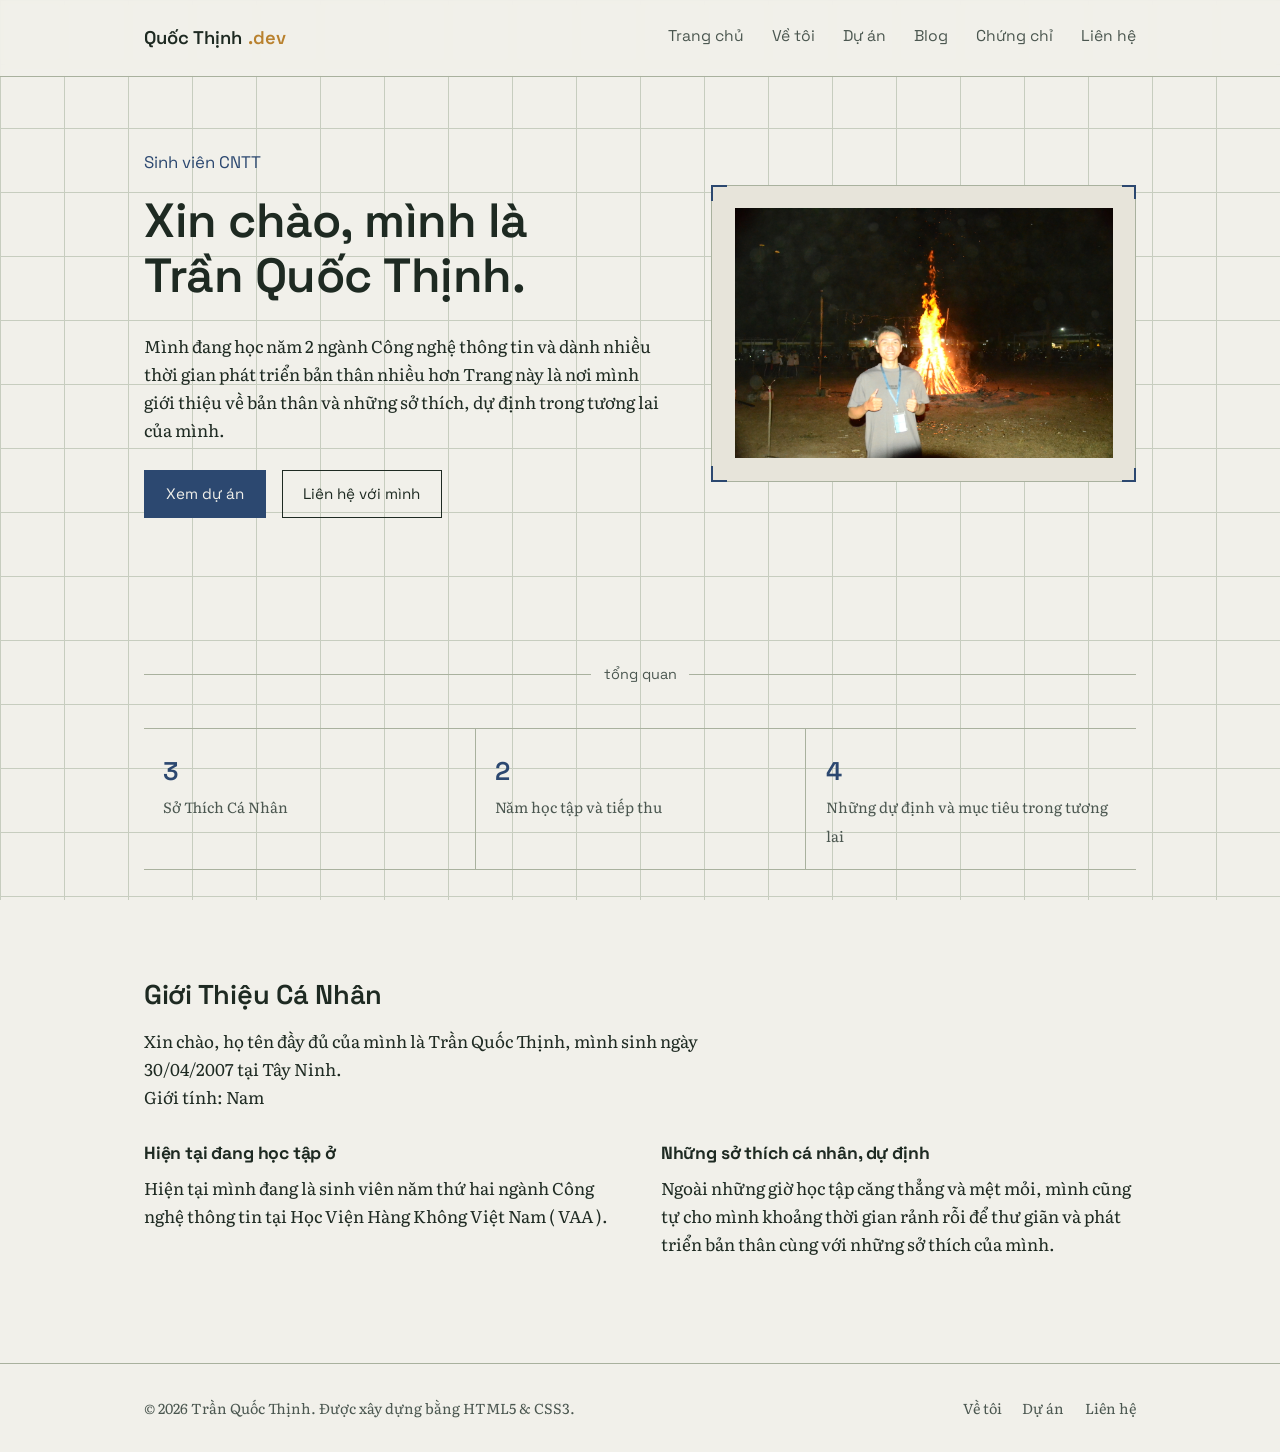
<file: index.html>
<!DOCTYPE html>
<html lang="vi">
<head>
  <meta charset="UTF-8">
  <meta name="viewport" content="width=device-width, initial-scale=1.0">
  <title>Trần Quốc Thịnh — Trang chủ</title>
  <meta name="description" content="Portfolio cá nhân của Trần Quốc Thịnh , sinh viên ngành Công nghệ thông tin, Học Viện Hàng Không Việt Nam.">
  <link rel="stylesheet" href="css/style.css">
  <link rel="preconnect" href="https://fonts.googleapis.com">
  <link href="https://fonts.googleapis.com/css2?family=Literata:ital,wght@0,400;0,500;1,400&family=Space+Grotesk:wght@500;600;700&display=swap" rel="stylesheet">
</head>
<body>

  <header class="site-header">
    <div class="wrap">
      <a href="index.html" class="mark">Quốc Thịnh<span>.dev</span></a>
      <nav class="site-nav" aria-label="Điều hướng chính">
  <a href="index.html">Trang chủ</a>
  <a href="gioi-thieu.html">Về tôi</a>
  <a href="du-an.html">Dự án</a>
  <a href="blog.html">Blog</a>
  <a href="chung-chi.html">Chứng chỉ</a>
  <a href="lien-he.html">Liên hệ</a>
</nav>
    </div>
  </header>

  <main>
    <section class="hero">
      <div class="wrap">
        <div>
          <p class="role-line">Sinh viên CNTT</p>
          <h1>Xin chào, mình là Trần&nbsp;Quốc&nbsp;Thịnh.</h1>
          <p>Mình đang học năm 2 ngành Công nghệ thông tin và dành nhiều thời gian phát triển bản thân nhiều hơn Trang này là nơi mình giới thiệu về bản thân và những sở thích, dự định trong tương lai của mình.
          </p>
          <div class="hero-actions">
            <a class="btn primary" href="du-an.html">Xem dự án</a>
            <a class="btn" href="lien-he.html">Liên hệ với mình</a>
          </div>
        </div>
        <div class="hero-figure plate">
          <span class="tick-tr"></span><span class="tick-bl"></span>
          <img src="images/DSC_5210.JPG" alt="Ảnh chân dung">
        </div>
      </div>
    </section>

    <section class="section">
      <div class="wrap">
        <div class="dimline">tổng quan</div>
        <div class="facts">
          <div>
            <strong>3</strong>
            <span>Sở Thích Cá Nhân</span>
          </div>
          <div>
            <strong>2</strong>
            <span>Năm học tập và tiếp thu</span>
          </div>
          <div>
            <strong>4</strong>
            <span>Những dự định và mục tiêu trong tương lai </span>
          </div>
        </div>
      </div>
    </section>

    <section class="section">
      <div class="wrap">
        <div class="section-head">
          <h2>Giới Thiệu Cá Nhân</h2>
          <p>Xin chào, họ tên đầy đủ của mình là Trần Quốc Thịnh, mình sinh ngày 30/04/2007 tại Tây Ninh.<br>
            Giới tính: Nam</p>
        </div>
        <div class="about-grid">
          <div>
            <h3 style="font-size:1.1rem;">Hiện tại đang học tập ở</h3>
            <p>Hiện tại mình đang là sinh viên năm thứ hai ngành Công nghệ thông tin tại Học Viện Hàng Không Việt Nam ( VAA ).</p>
          </div>
          <div>
            <h3 style="font-size:1.1rem;">Những sở thích cá nhân, dự định</h3>
            <p>Ngoài những giờ học tập căng thẳng và mệt mỏi, mình cũng tự cho mình khoảng thời gian rảnh rỗi để thư giãn và phát triển bản thân cùng với những sở thích của mình.</p>
          </div>
        </div>
      </div>
    </section>
  </main>

  <footer class="site-footer">
    <div class="wrap">
      <span>© 2026 Trần Quốc Thịnh. Được xây dựng bằng HTML5 &amp; CSS3.</span>
      <nav aria-label="Liên kết chân trang">
        <a href="gioi-thieu.html">Về tôi</a>
        <a href="du-an.html">Dự án</a>
        <a href="lien-he.html">Liên hệ</a>
      </nav>
    </div>
  </footer>

</body>
</html>
</file>
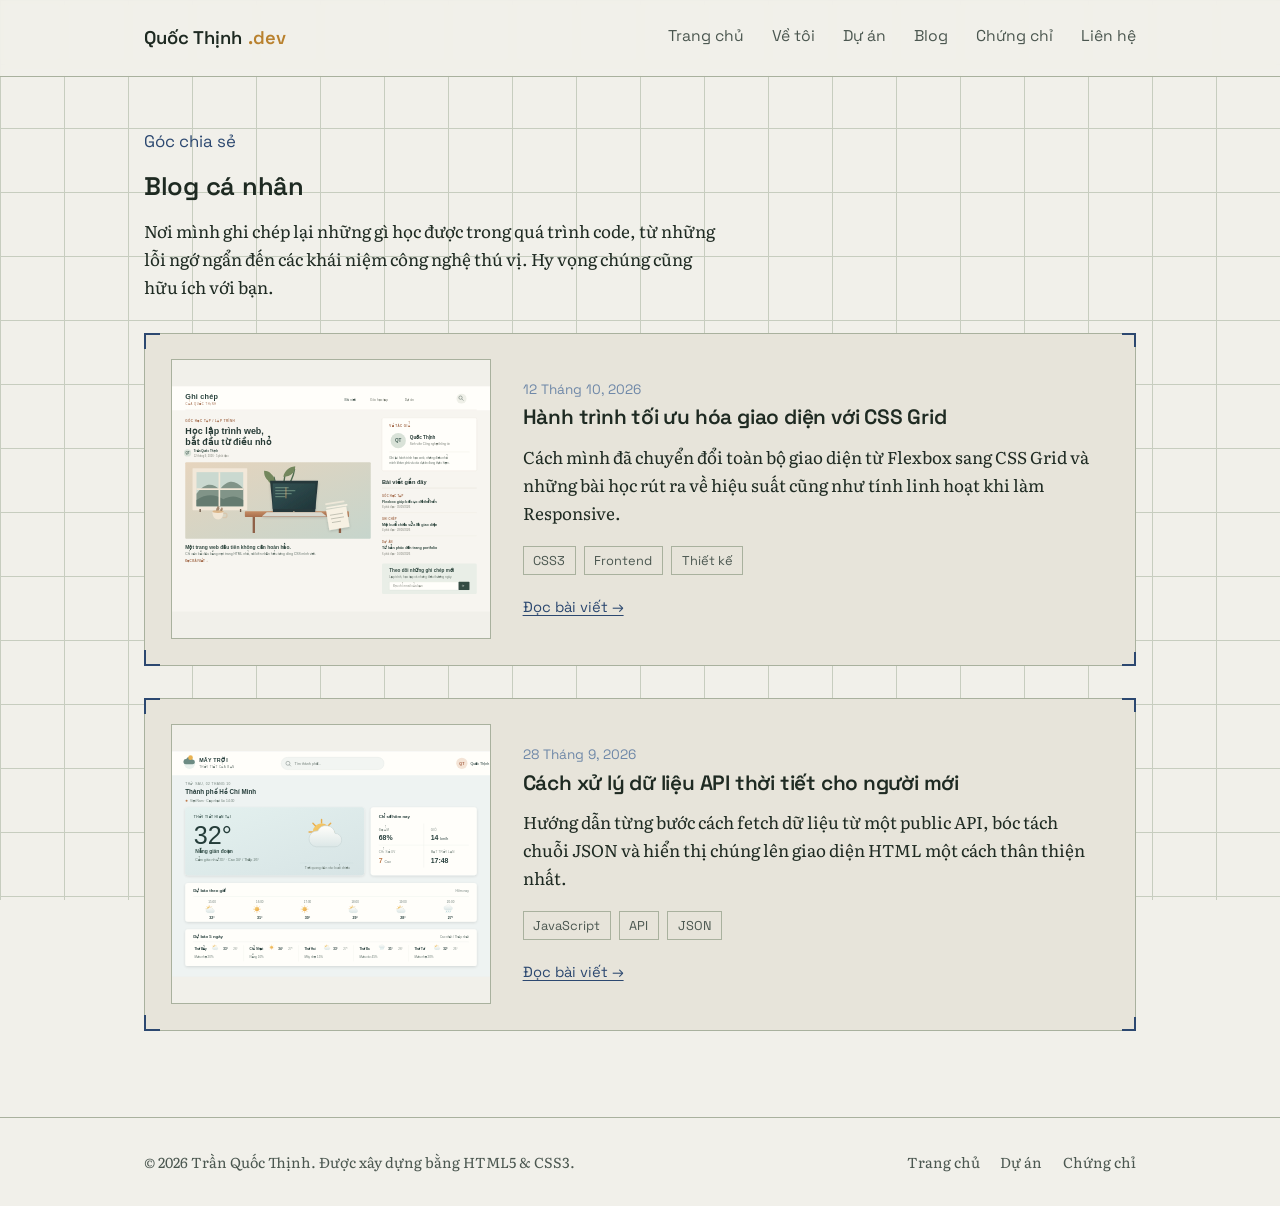
<file: blog.html>
<!DOCTYPE html>
<html lang="vi">
<head>
  <meta charset="UTF-8">
  <meta name="viewport" content="width=device-width, initial-scale=1.0">
  <title>Blog — Trần Quốc Thịnh</title>
  <meta name="description" content="Những bài viết chia sẻ kiến thức về lập trình và thiết kế của Trần Quốc Thịnh.">
  <link rel="stylesheet" href="css/style.css">
  <link rel="preconnect" href="https://fonts.googleapis.com">
  <link href="https://fonts.googleapis.com/css2?family=Literata:ital,wght@0,400;0,500;1,400&family=Space+Grotesk:wght@500;600;700&display=swap" rel="stylesheet">
</head>
<body>

  <header class="site-header">
    <div class="wrap">
      <a href="index.html" class="mark">Quốc Thịnh<span>.dev</span></a>
      <nav class="site-nav" aria-label="Điều hướng chính">
  <a href="index.html">Trang chủ</a>
  <a href="gioi-thieu.html">Về tôi</a>
  <a href="du-an.html">Dự án</a>
  <a href="blog.html">Blog</a>
  <a href="chung-chi.html">Chứng chỉ</a>
  <a href="lien-he.html">Liên hệ</a>
</nav>
    </div>
  </header>

  <main>
    <section class="section" style="padding-top:3.2rem;">
      <div class="wrap">
        <div class="section-head">
          <p class="role-line">Góc chia sẻ</p>
          <h1>Blog cá nhân</h1>
          <p>Nơi mình ghi chép lại những gì học được trong quá trình code, từ những lỗi ngớ ngẩn đến các khái niệm công nghệ thú vị. Hy vọng chúng cũng hữu ích với bạn.</p>
        </div>

        <div class="project-list">
          <!-- Bài viết 1 -->
          <article class="project-card plate">
            <span class="tick-tr"></span><span class="tick-bl"></span>
            <img src="images/du-an-blog.svg" alt="Minh họa bài viết blog" width="400" height="280">
            <div>
              <p class="index">12 Tháng 10, 2026</p>
              <h2 style="font-size:1.3rem;">Hành trình tối ưu hóa giao diện với CSS Grid</h2>
              <p>Cách mình đã chuyển đổi toàn bộ giao diện từ Flexbox sang CSS Grid và những bài học rút ra về hiệu suất cũng như tính linh hoạt khi làm Responsive.</p>
              <div class="tag-row"><span>CSS3</span><span>Frontend</span><span>Thiết kế</span></div>
              <a class="details" href="chi-tiet-blog.html">Đọc bài viết →</a>
            </div>
          </article>

          <!-- Bài viết 2 -->
          <article class="project-card plate">
            <span class="tick-tr"></span><span class="tick-bl"></span>
            <img src="images/du-an-thoi-tiet.svg" alt="Minh họa API" width="400" height="280">
            <div>
              <p class="index">28 Tháng 9, 2026</p>
              <h2 style="font-size:1.3rem;">Cách xử lý dữ liệu API thời tiết cho người mới</h2>
              <p>Hướng dẫn từng bước cách fetch dữ liệu từ một public API, bóc tách chuỗi JSON và hiển thị chúng lên giao diện HTML một cách thân thiện nhất.</p>
              <div class="tag-row"><span>JavaScript</span><span>API</span><span>JSON</span></div>
              <a class="details" href="#">Đọc bài viết →</a>
            </div>
          </article>
        </div>
      </div>
    </section>
  </main>

  <footer class="site-footer">
    <div class="wrap">
      <span>© 2026 Trần Quốc Thịnh. Được xây dựng bằng HTML5 &amp; CSS3.</span>
      <nav aria-label="Liên kết chân trang">
        <a href="index.html">Trang chủ</a>
        <a href="du-an.html">Dự án</a>
        <a href="chung-chi.html">Chứng chỉ</a>
      </nav>
    </div>
  </footer>

</body>
</html>
</file>
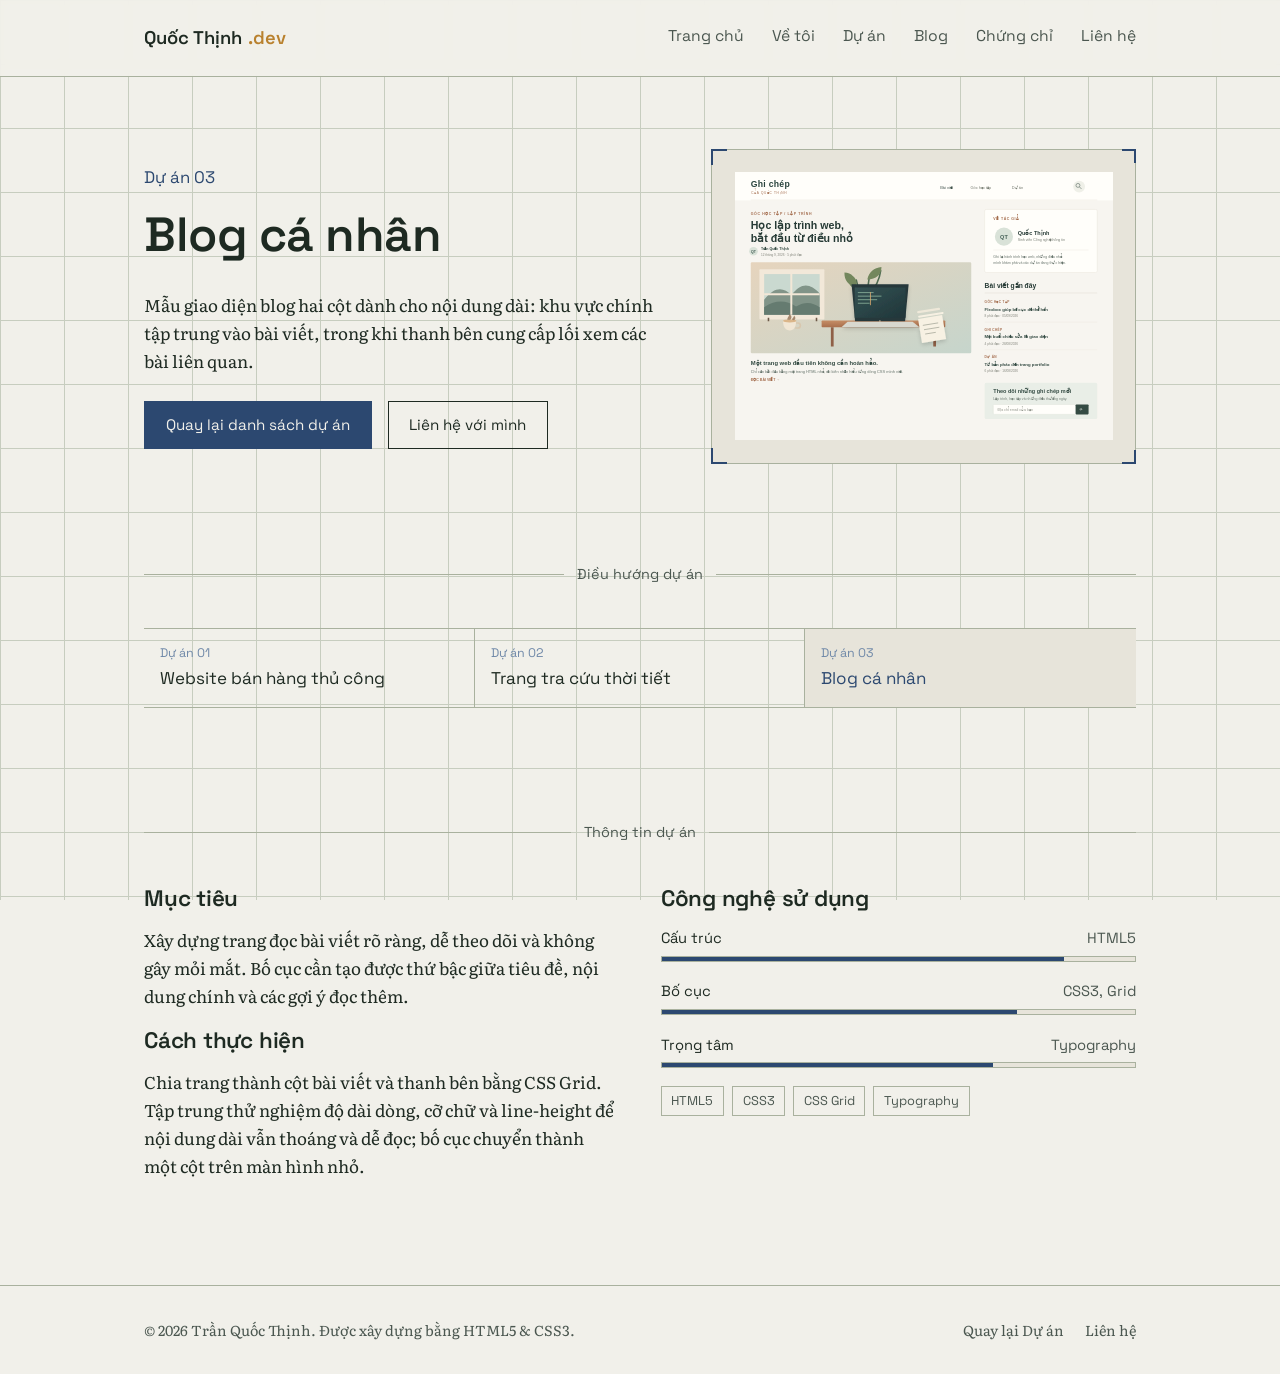
<file: chi-tiet-du-an-blog.html>
<!DOCTYPE html>
<html lang="vi">
<head>
  <meta charset="UTF-8">
  <meta name="viewport" content="width=device-width, initial-scale=1.0">
  <title>Blog cá nhân — Trần Quốc Thịnh</title>
  <meta name="description" content="Chi tiết dự án giao diện blog cá nhân với bố cục bài viết và thanh bên.">
  <link rel="stylesheet" href="css/style.css">
  <link rel="preconnect" href="https://fonts.googleapis.com">
  <link href="https://fonts.googleapis.com/css2?family=Literata:ital,wght@0,400;0,500;1,400&family=Space+Grotesk:wght@500;600;700&display=swap" rel="stylesheet">
</head>
<body>

  <header class="site-header">
    <div class="wrap">
      <a href="index.html" class="mark">Quốc Thịnh<span>.dev</span></a>
      <nav class="site-nav" aria-label="Điều hướng chính">
        <a href="index.html">Trang chủ</a>
        <a href="gioi-thieu.html">Về tôi</a>
        <a href="du-an.html">Dự án</a>
        <a href="blog.html">Blog</a>
        <a href="chung-chi.html">Chứng chỉ</a>
        <a href="lien-he.html">Liên hệ</a>
      </nav>
    </div>
  </header>

  <main>
    <section class="hero">
      <div class="wrap">
        <div>
          <p class="role-line">Dự án 03</p>
          <h1>Blog cá nhân</h1>
          <p>Mẫu giao diện blog hai cột dành cho nội dung dài: khu vực chính tập trung vào bài viết, trong khi thanh bên cung cấp lối xem các bài liên quan.</p>
          <div class="hero-actions">
            <a class="btn primary" href="du-an.html">Quay lại danh sách dự án</a>
            <a class="btn" href="lien-he.html">Liên hệ với mình</a>
          </div>
        </div>
        <div class="hero-figure plate">
          <span class="tick-tr"></span><span class="tick-bl"></span>
          <img src="images/du-an-blog.svg" alt="Mockup blog cá nhân với bài viết về học lập trình, ảnh minh họa, thông tin tác giả và bài viết gần đây">
        </div>
      </div>
    </section>

    <section class="section project-navigation" id="project-navigation">
      <div class="wrap">
        <div class="dimline">Điều hướng dự án</div>
        <nav class="project-nav" aria-label="Các dự án">
          <a href="chi-tiet-du-an.html"><span>Dự án 01</span>Website bán hàng thủ công</a>
          <a href="chi-tiet-du-an-thoi-tiet.html"><span>Dự án 02</span>Trang tra cứu thời tiết</a>
          <a href="chi-tiet-du-an-blog.html" aria-current="page"><span>Dự án 03</span>Blog cá nhân</a>
        </nav>
      </div>
    </section>

    <section class="section">
      <div class="wrap">
        <div class="dimline">Thông tin dự án</div>
        <div class="about-grid">
          <div>
            <h2 style="font-size:1.4rem;">Mục tiêu</h2>
            <p>Xây dựng trang đọc bài viết rõ ràng, dễ theo dõi và không gây mỏi mắt. Bố cục cần tạo được thứ bậc giữa tiêu đề, nội dung chính và các gợi ý đọc thêm.</p>
            <h2 style="font-size:1.4rem;">Cách thực hiện</h2>
            <p>Chia trang thành cột bài viết và thanh bên bằng CSS Grid. Tập trung thử nghiệm độ dài dòng, cỡ chữ và line-height để nội dung dài vẫn thoáng và dễ đọc; bố cục chuyển thành một cột trên màn hình nhỏ.</p>
          </div>
          <div>
            <h2 style="font-size:1.4rem;">Công nghệ sử dụng</h2>
            <ul class="skill-list">
              <li>
                <div class="skill-label"><span>Cấu trúc</span><span>HTML5</span></div>
                <div class="skill-bar"><span style="width:85%;"></span></div>
              </li>
              <li>
                <div class="skill-label"><span>Bố cục</span><span>CSS3, Grid</span></div>
                <div class="skill-bar"><span style="width:75%;"></span></div>
              </li>
              <li>
                <div class="skill-label"><span>Trọng tâm</span><span>Typography</span></div>
                <div class="skill-bar"><span style="width:70%;"></span></div>
              </li>
            </ul>
            <p class="tag-row"><span>HTML5</span><span>CSS3</span><span>CSS Grid</span><span>Typography</span></p>
          </div>
        </div>
      </div>
    </section>
  </main>

  <footer class="site-footer">
    <div class="wrap">
      <span>© 2026 Trần Quốc Thịnh. Được xây dựng bằng HTML5 &amp; CSS3.</span>
      <nav aria-label="Liên kết chân trang">
        <a href="du-an.html">Quay lại Dự án</a>
        <a href="lien-he.html">Liên hệ</a>
      </nav>
    </div>
  </footer>

</body>
</html>
</file>
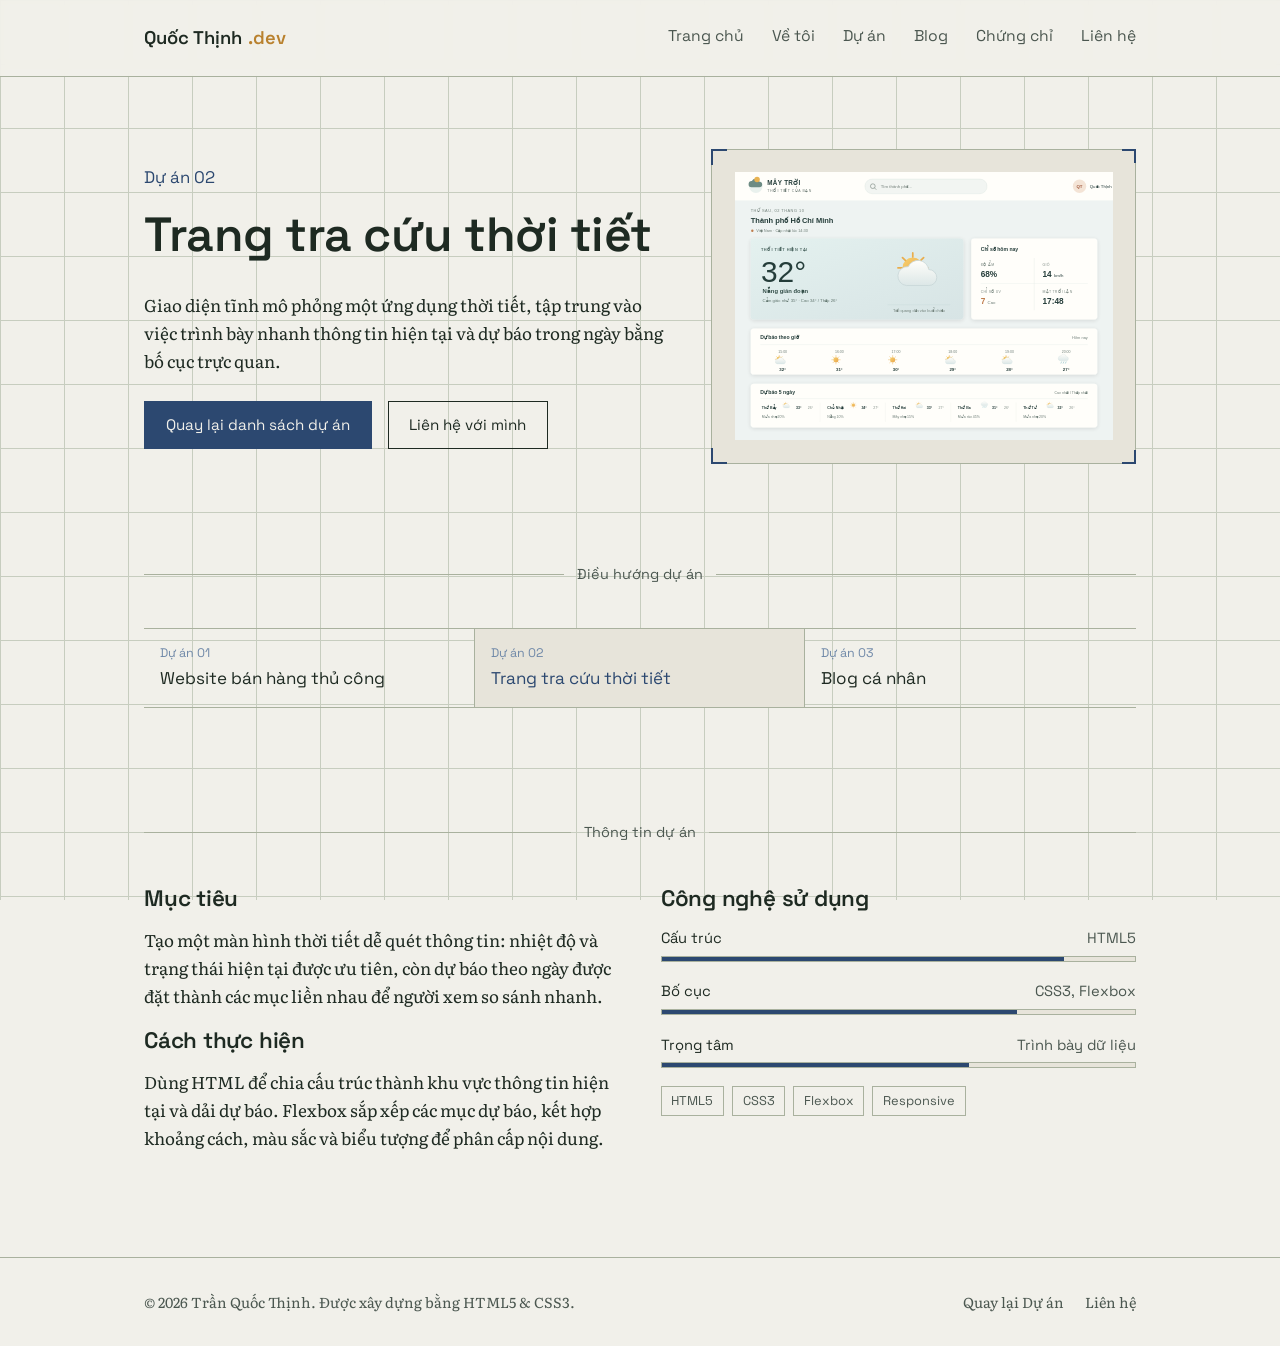
<file: chi-tiet-du-an-thoi-tiet.html>
<!DOCTYPE html>
<html lang="vi">
<head>
  <meta charset="UTF-8">
  <meta name="viewport" content="width=device-width, initial-scale=1.0">
  <title>Trang tra cứu thời tiết — Trần Quốc Thịnh</title>
  <meta name="description" content="Chi tiết dự án giao diện tra cứu và trình bày thông tin thời tiết theo ngày.">
  <link rel="stylesheet" href="css/style.css">
  <link rel="preconnect" href="https://fonts.googleapis.com">
  <link href="https://fonts.googleapis.com/css2?family=Literata:ital,wght@0,400;0,500;1,400&family=Space+Grotesk:wght@500;600;700&display=swap" rel="stylesheet">
</head>
<body>

  <header class="site-header">
    <div class="wrap">
      <a href="index.html" class="mark">Quốc Thịnh<span>.dev</span></a>
      <nav class="site-nav" aria-label="Điều hướng chính">
        <a href="index.html">Trang chủ</a>
        <a href="gioi-thieu.html">Về tôi</a>
        <a href="du-an.html">Dự án</a>
        <a href="blog.html">Blog</a>
        <a href="chung-chi.html">Chứng chỉ</a>
        <a href="lien-he.html">Liên hệ</a>
      </nav>
    </div>
  </header>

  <main>
    <section class="hero">
      <div class="wrap">
        <div>
          <p class="role-line">Dự án 02</p>
          <h1>Trang tra cứu thời tiết</h1>
          <p>Giao diện tĩnh mô phỏng một ứng dụng thời tiết, tập trung vào việc trình bày nhanh thông tin hiện tại và dự báo trong ngày bằng bố cục trực quan.</p>
          <div class="hero-actions">
            <a class="btn primary" href="du-an.html">Quay lại danh sách dự án</a>
            <a class="btn" href="lien-he.html">Liên hệ với mình</a>
          </div>
        </div>
        <div class="hero-figure plate">
          <span class="tick-tr"></span><span class="tick-bl"></span>
          <img src="images/du-an-thoi-tiet.svg" alt="Mockup dashboard thời tiết tại Thành phố Hồ Chí Minh với nhiệt độ, chỉ số hiện tại và dự báo nhiều ngày">
        </div>
      </div>
    </section>

    <section class="section project-navigation" id="project-navigation">
      <div class="wrap">
        <div class="dimline">Điều hướng dự án</div>
        <nav class="project-nav" aria-label="Các dự án">
          <a href="chi-tiet-du-an.html"><span>Dự án 01</span>Website bán hàng thủ công</a>
          <a href="chi-tiet-du-an-thoi-tiet.html" aria-current="page"><span>Dự án 02</span>Trang tra cứu thời tiết</a>
          <a href="chi-tiet-du-an-blog.html"><span>Dự án 03</span>Blog cá nhân</a>
        </nav>
      </div>
    </section>

    <section class="section">
      <div class="wrap">
        <div class="dimline">Thông tin dự án</div>
        <div class="about-grid">
          <div>
            <h2 style="font-size:1.4rem;">Mục tiêu</h2>
            <p>Tạo một màn hình thời tiết dễ quét thông tin: nhiệt độ và trạng thái hiện tại được ưu tiên, còn dự báo theo ngày được đặt thành các mục liền nhau để người xem so sánh nhanh.</p>
            <h2 style="font-size:1.4rem;">Cách thực hiện</h2>
            <p>Dùng HTML để chia cấu trúc thành khu vực thông tin hiện tại và dải dự báo. Flexbox sắp xếp các mục dự báo, kết hợp khoảng cách, màu sắc và biểu tượng để phân cấp nội dung.</p>
          </div>
          <div>
            <h2 style="font-size:1.4rem;">Công nghệ sử dụng</h2>
            <ul class="skill-list">
              <li>
                <div class="skill-label"><span>Cấu trúc</span><span>HTML5</span></div>
                <div class="skill-bar"><span style="width:85%;"></span></div>
              </li>
              <li>
                <div class="skill-label"><span>Bố cục</span><span>CSS3, Flexbox</span></div>
                <div class="skill-bar"><span style="width:75%;"></span></div>
              </li>
              <li>
                <div class="skill-label"><span>Trọng tâm</span><span>Trình bày dữ liệu</span></div>
                <div class="skill-bar"><span style="width:65%;"></span></div>
              </li>
            </ul>
            <p class="tag-row"><span>HTML5</span><span>CSS3</span><span>Flexbox</span><span>Responsive</span></p>
          </div>
        </div>
      </div>
    </section>
  </main>

  <footer class="site-footer">
    <div class="wrap">
      <span>© 2026 Trần Quốc Thịnh. Được xây dựng bằng HTML5 &amp; CSS3.</span>
      <nav aria-label="Liên kết chân trang">
        <a href="du-an.html">Quay lại Dự án</a>
        <a href="lien-he.html">Liên hệ</a>
      </nav>
    </div>
  </footer>

</body>
</html>
</file>
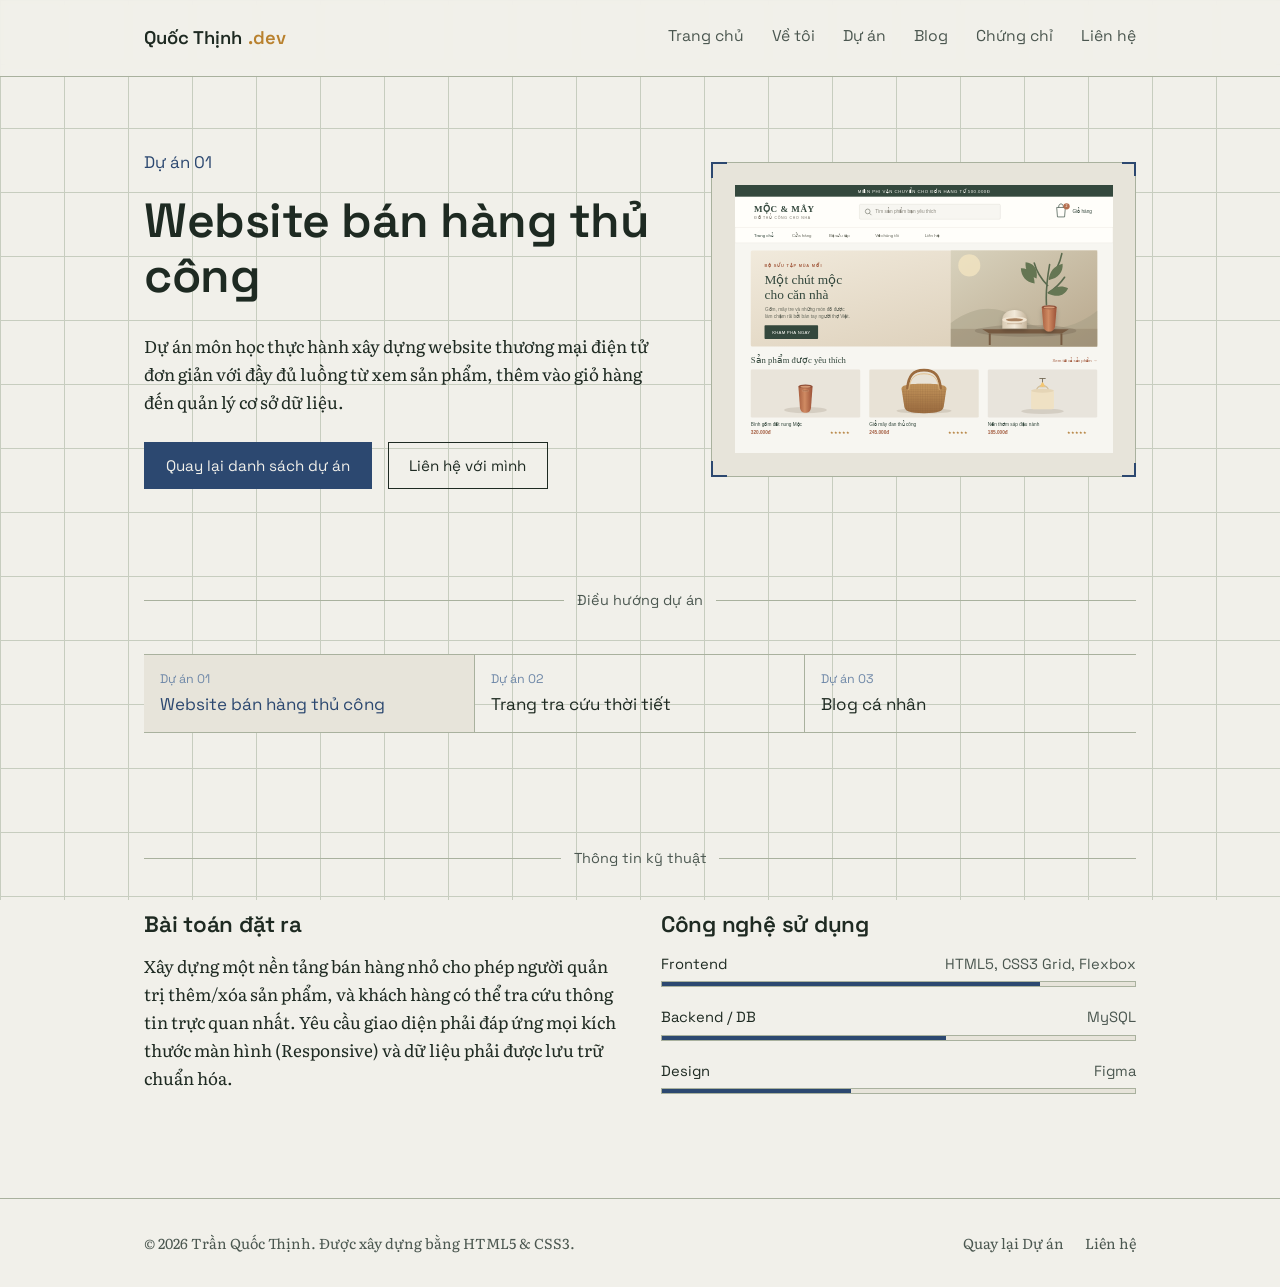
<file: chi-tiet-du-an.html>
<!DOCTYPE html>
<html lang="vi">
<head>
  <meta charset="UTF-8">
  <meta name="viewport" content="width=device-width, initial-scale=1.0">
  <title>Chi tiết Dự án Bán Hàng — Trần Quốc Thịnh</title>
  <meta name="description" content="Chi tiết dự án website bán hàng thủ công.">
  <link rel="stylesheet" href="css/style.css">
  <link rel="preconnect" href="https://fonts.googleapis.com">
  <link href="https://fonts.googleapis.com/css2?family=Literata:ital,wght@0,400;0,500;1,400&family=Space+Grotesk:wght@500;600;700&display=swap" rel="stylesheet">
</head>
<body>

  <header class="site-header">
    <div class="wrap">
      <a href="index.html" class="mark">Quốc Thịnh<span>.dev</span></a>
      <nav class="site-nav" aria-label="Điều hướng chính">
  <a href="index.html">Trang chủ</a>
  <a href="gioi-thieu.html">Về tôi</a>
  <a href="du-an.html">Dự án</a>
  <a href="blog.html">Blog</a>
  <a href="chung-chi.html">Chứng chỉ</a>
  <a href="lien-he.html">Liên hệ</a>
</nav>
    </div>
  </header>

  <main>
    <section class="hero">
      <div class="wrap">
        <div>
          <p class="role-line">Dự án 01</p>
          <h1>Website bán hàng thủ công</h1>
          <p>Dự án môn học thực hành xây dựng website thương mại điện tử đơn giản với đầy đủ luồng từ xem sản phẩm, thêm vào giỏ hàng đến quản lý cơ sở dữ liệu.</p>
          <div class="hero-actions">
            <a class="btn primary" href="du-an.html">Quay lại danh sách dự án</a>
            <a class="btn" href="lien-he.html">Liên hệ với mình</a>
          </div>
        </div>
        <div class="hero-figure plate">
          <span class="tick-tr"></span><span class="tick-bl"></span>
          <!-- Dùng lại hình minh hoạ của dự án -->
          <img src="images/du-an-cua-hang.svg" alt="Mockup cửa hàng trực tuyến Mộc và Mây với banner bộ sưu tập và các sản phẩm thủ công">
        </div>
      </div>
    </section>

    <section class="section project-navigation" id="project-navigation">
      <div class="wrap">
        <div class="dimline">Điều hướng dự án</div>
        <nav class="project-nav" aria-label="Các dự án">
          <a href="chi-tiet-du-an.html" aria-current="page"><span>Dự án 01</span>Website bán hàng thủ công</a>
          <a href="chi-tiet-du-an-thoi-tiet.html"><span>Dự án 02</span>Trang tra cứu thời tiết</a>
          <a href="chi-tiet-du-an-blog.html"><span>Dự án 03</span>Blog cá nhân</a>
        </nav>
      </div>
    </section>

    <section class="section">
      <div class="wrap">
        <div class="dimline">Thông tin kỹ thuật</div>
        <div class="about-grid">
          <div>
            <h2 style="font-size:1.4rem;">Bài toán đặt ra</h2>
            <p>Xây dựng một nền tảng bán hàng nhỏ cho phép người quản trị thêm/xóa sản phẩm, và khách hàng có thể tra cứu thông tin trực quan nhất. Yêu cầu giao diện phải đáp ứng mọi kích thước màn hình (Responsive) và dữ liệu phải được lưu trữ chuẩn hóa.</p>
          </div>
          <div>
            <h2 style="font-size:1.4rem;">Công nghệ sử dụng</h2>
            <ul class="skill-list">
              <li>
                <div class="skill-label"><span>Frontend</span><span>HTML5, CSS3 Grid, Flexbox</span></div>
                <div class="skill-bar"><span style="width:80%;"></span></div>
              </li>
              <li>
                <div class="skill-label"><span>Backend / DB</span><span>MySQL</span></div>
                <div class="skill-bar"><span style="width:60%;"></span></div>
              </li>
              <li>
                <div class="skill-label"><span>Design</span><span>Figma</span></div>
                <div class="skill-bar"><span style="width:40%;"></span></div>
              </li>
            </ul>
          </div>
        </div>
      </div>
    </section>
  </main>

  <footer class="site-footer">
    <div class="wrap">
      <span>© 2026 Trần Quốc Thịnh. Được xây dựng bằng HTML5 &amp; CSS3.</span>
      <nav aria-label="Liên kết chân trang">
        <a href="du-an.html">Quay lại Dự án</a>
        <a href="lien-he.html">Liên hệ</a>
      </nav>
    </div>
  </footer>

</body>
</html>
</file>
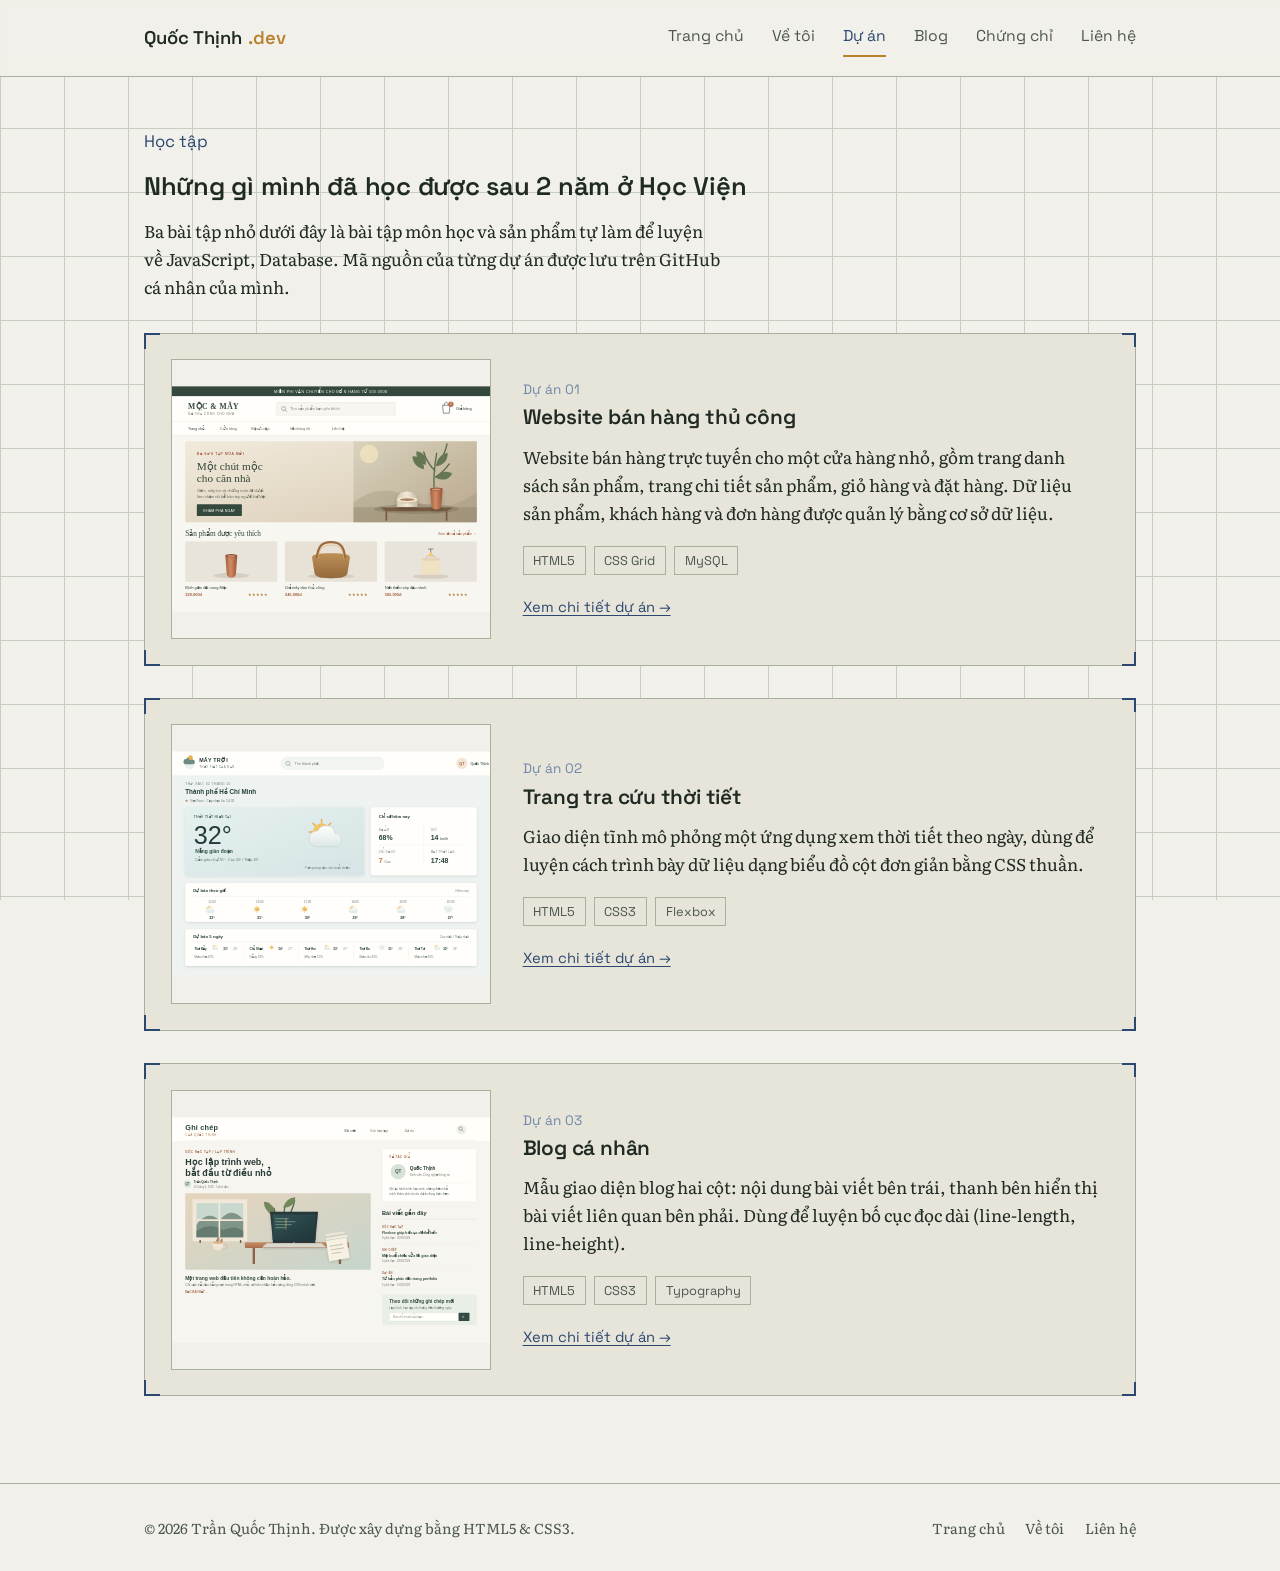
<file: du-an.html>
<!DOCTYPE html>
<html lang="vi">
<head>
  <meta charset="UTF-8">
  <meta name="viewport" content="width=device-width, initial-scale=1.0">
  <title>Dự án — Trần Quốc Thịnh</title>
  <meta name="description" content="Các môn học và ngôn ngữ của mình đã học qua: MY SQL, JavaScript, C++.">
  <link rel="stylesheet" href="css/style.css">
  <link rel="preconnect" href="https://fonts.googleapis.com">
  <link href="https://fonts.googleapis.com/css2?family=Literata:ital,wght@0,400;0,500;1,400&family=Space+Grotesk:wght@500;600;700&display=swap" rel="stylesheet">
</head>
<body>

  <header class="site-header">
    <div class="wrap">
      <a href="index.html" class="mark">Quốc Thịnh<span>.dev</span></a>
      <nav class="site-nav" aria-label="Điều hướng chính">
  <a href="index.html">Trang chủ</a>
  <a href="gioi-thieu.html">Về tôi</a>
  <a href="du-an.html" aria-current="page">Dự án</a>
  <a href="blog.html">Blog</a>
  <a href="chung-chi.html">Chứng chỉ</a>
  <a href="lien-he.html">Liên hệ</a>
</nav>
    </div>
  </header>

  <main>
    <section class="section" style="padding-top:3.2rem;">
      <div class="wrap">
        <div class="section-head">
          <p class="role-line">Học tập</p>
          <h1>Những gì mình đã học được sau 2 năm ở Học Viện</h1>
          <p>Ba bài tập nhỏ dưới đây là bài tập môn học và sản phẩm tự làm để luyện về JavaScript, Database. Mã nguồn của từng dự án được lưu trên GitHub cá nhân của mình.</p>
        </div>

        <div class="project-list">

          <article class="project-card plate">
            <span class="tick-tr"></span><span class="tick-bl"></span>
            <img src="images/du-an-cua-hang.svg" alt="Mockup cửa hàng trực tuyến Mộc và Mây với các sản phẩm thủ công" width="400" height="280">
            <div>
              <p class="index">Dự án 01</p>
              <h2 style="font-size:1.3rem;">Website bán hàng thủ công</h2>
              <p>Website bán hàng trực tuyến cho một cửa hàng nhỏ, gồm trang danh sách sản phẩm, trang chi tiết sản phẩm, giỏ hàng và đặt hàng. Dữ liệu sản phẩm, khách hàng và đơn hàng được quản lý bằng cơ sở dữ liệu.</p>
              <div class="tag-row"><span>HTML5</span><span>CSS Grid</span><span>MySQL</span></div>
              <a class="details" href="chi-tiet-du-an.html">Xem chi tiết dự án →</a>
            </div>
          </article>

          <article class="project-card plate">
            <span class="tick-tr"></span><span class="tick-bl"></span>
            <img src="images/du-an-thoi-tiet.svg" alt="Mockup dashboard thời tiết với nhiệt độ hiện tại, các chỉ số và dự báo theo giờ" width="400" height="280">
            <div>
              <p class="index">Dự án 02</p>
              <h2 style="font-size:1.3rem;">Trang tra cứu thời tiết</h2>
              <p>Giao diện tĩnh mô phỏng một ứng dụng xem thời tiết theo ngày, dùng để luyện cách trình bày dữ liệu dạng biểu đồ cột đơn giản bằng CSS thuần.</p>
              <div class="tag-row"><span>HTML5</span><span>CSS3</span><span>Flexbox</span></div>
              <a class="details" href="chi-tiet-du-an-thoi-tiet.html">Xem chi tiết dự án →</a>
            </div>
          </article>

          <article class="project-card plate">
            <span class="tick-tr"></span><span class="tick-bl"></span>
            <img src="images/du-an-blog.svg" alt="Mockup blog cá nhân với bài viết, tác giả và danh sách bài viết gần đây" width="400" height="280">
            <div>
              <p class="index">Dự án 03</p>
              <h2 style="font-size:1.3rem;">Blog cá nhân</h2>
              <p>Mẫu giao diện blog hai cột: nội dung bài viết bên trái, thanh bên hiển thị bài viết liên quan bên phải. Dùng để luyện bố cục đọc dài (line-length, line-height).</p>
              <div class="tag-row"><span>HTML5</span><span>CSS3</span><span>Typography</span></div>
              <a class="details" href="chi-tiet-du-an-blog.html">Xem chi tiết dự án →</a>
            </div>
          </article>

        </div>
      </div>
    </section>
  </main>

  <footer class="site-footer">
    <div class="wrap">
      <span>© 2026 Trần Quốc Thịnh. Được xây dựng bằng HTML5 &amp; CSS3.</span>
      <nav aria-label="Liên kết chân trang">
        <a href="index.html">Trang chủ</a>
        <a href="gioi-thieu.html">Về tôi</a>
        <a href="lien-he.html">Liên hệ</a>
      </nav>
    </div>
  </footer>

</body>
</html>
</file>
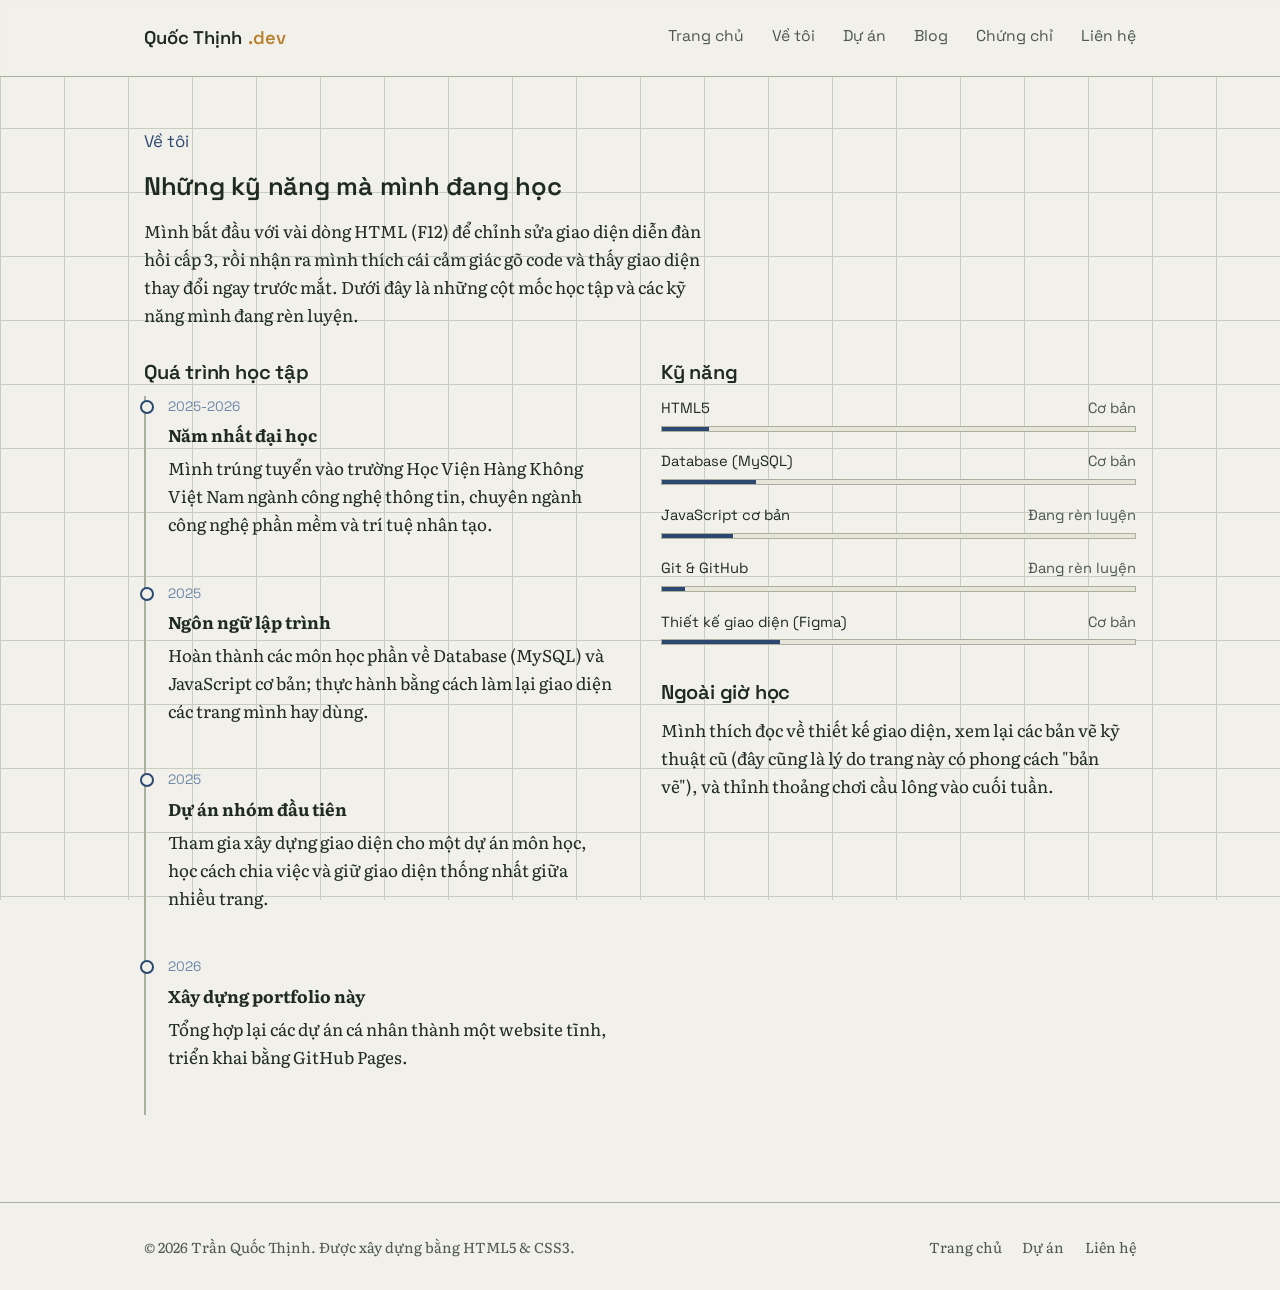
<file: gioi-thieu.html>
<!DOCTYPE html>
<html lang="vi">
<head>
  <meta charset="UTF-8">
  <meta name="viewport" content="width=device-width, initial-scale=1.0">
  <title>Về tôi — Trần Quốc Thịnh</title>
  <meta name="description" content="Quá trình học tập và các kỹ năng của Trần Quốc Thịnh.">
  <link rel="stylesheet" href="css/style.css">
  <link rel="preconnect" href="https://fonts.googleapis.com">
  <link href="https://fonts.googleapis.com/css2?family=Literata:ital,wght@0,400;0,500;1,400&family=Space+Grotesk:wght@500;600;700&display=swap" rel="stylesheet">
</head>
<body>

  <header class="site-header">
    <div class="wrap">
      <a href="index.html" class="mark">Quốc Thịnh<span>.dev</span></a>
      <nav class="site-nav" aria-label="Điều hướng chính">
  <a href="index.html">Trang chủ</a>
  <a href="gioi-thieu.html">Về tôi</a>
  <a href="du-an.html">Dự án</a>
  <a href="blog.html">Blog</a>
  <a href="chung-chi.html">Chứng chỉ</a>
  <a href="lien-he.html">Liên hệ</a>
</nav>
    </div>
  </header>

  <main>
    <section class="section" style="padding-top:3.2rem;">
      <div class="wrap">
        <div class="section-head">
          <p class="role-line">Về tôi</p>
          <h1>Những kỹ năng mà mình đang học</h1>
          <p>Mình bắt đầu với vài dòng HTML (F12) để chỉnh sửa giao diện diễn đàn hồi cấp 3, rồi nhận ra mình thích cái cảm giác gõ code và thấy giao diện thay đổi ngay trước mắt. Dưới đây là những cột mốc học tập và các kỹ năng mình đang rèn luyện.</p>
        </div>

        <div class="about-grid">
          <div>
            <h2 style="font-size:1.25rem;">Quá trình học tập</h2>
            <ul class="timeline">
              <li>
                <time>2025-2026</time>
                <strong>Năm nhất đại học</strong>
                <p style="margin-top:0.3rem;">Mình trúng tuyển vào trường Học Viện Hàng Không Việt Nam ngành công nghệ thông tin, chuyên ngành công nghệ phần mềm và trí tuệ nhân tạo.</p>
              </li>
              <li>
                <time>2025</time>
                <strong>Ngôn ngữ lập trình</strong>
                <p style="margin-top:0.3rem;">Hoàn thành các môn học phần về Database (MySQL) và JavaScript cơ bản; thực hành bằng cách làm lại giao diện các trang mình hay dùng.</p>
              </li>
              <li>
                <time>2025</time>
                <strong>Dự án nhóm đầu tiên</strong>
                <p style="margin-top:0.3rem;">Tham gia xây dựng giao diện cho một dự án môn học, học cách chia việc và giữ giao diện thống nhất giữa nhiều trang.</p>
              </li>
              <li>
                <time>2026</time>
                <strong>Xây dựng portfolio này</strong>
                <p style="margin-top:0.3rem;">Tổng hợp lại các dự án cá nhân thành một website tĩnh, triển khai bằng GitHub Pages.</p>
              </li>
            </ul>
          </div>

          <div>
            <h2 style="font-size:1.25rem;">Kỹ năng</h2>
            <ul class="skill-list">
              <li>
                <div class="skill-label"><span>HTML5</span><span>Cơ bản</span></div>
                <div class="skill-bar"><span style="width:10%;"></span></div>
              </li>
              <li>
                <div class="skill-label"><span>Database (MySQL)</span><span>Cơ bản</span></div>
                <div class="skill-bar"><span style="width:20%;"></span></div>
              </li>
              <li>
                <div class="skill-label"><span>JavaScript cơ bản</span><span>Đang rèn luyện</span></div>
                <div class="skill-bar"><span style="width: 15%;"></span></div>
              </li>
              <li>
                <div class="skill-label"><span>Git &amp; GitHub</span><span>Đang rèn luyện</span></div>
                <div class="skill-bar"><span style="width:5%;"></span></div>
              </li>
              <li>
                <div class="skill-label"><span>Thiết kế giao diện (Figma)</span><span>Cơ bản</span></div>
                <div class="skill-bar"><span style="width:25%;"></span></div>
              </li>
            </ul>

            <h2 style="font-size:1.25rem; margin-top:2.2rem;">Ngoài giờ học</h2>
            <p>Mình thích đọc về thiết kế giao diện, xem lại các bản vẽ kỹ thuật cũ (đây cũng là lý do trang này có phong cách "bản vẽ"), và thỉnh thoảng chơi cầu lông vào cuối tuần.</p>
          </div>
        </div>
      </div>
    </section>
  </main>

  <footer class="site-footer">
    <div class="wrap">
      <span>© 2026 Trần Quốc Thịnh. Được xây dựng bằng HTML5 &amp; CSS3.</span>
      <nav aria-label="Liên kết chân trang">
        <a href="index.html">Trang chủ</a>
        <a href="du-an.html">Dự án</a>
        <a href="lien-he.html">Liên hệ</a>
      </nav>
    </div>
  </footer>

</body>
</html>
</file>
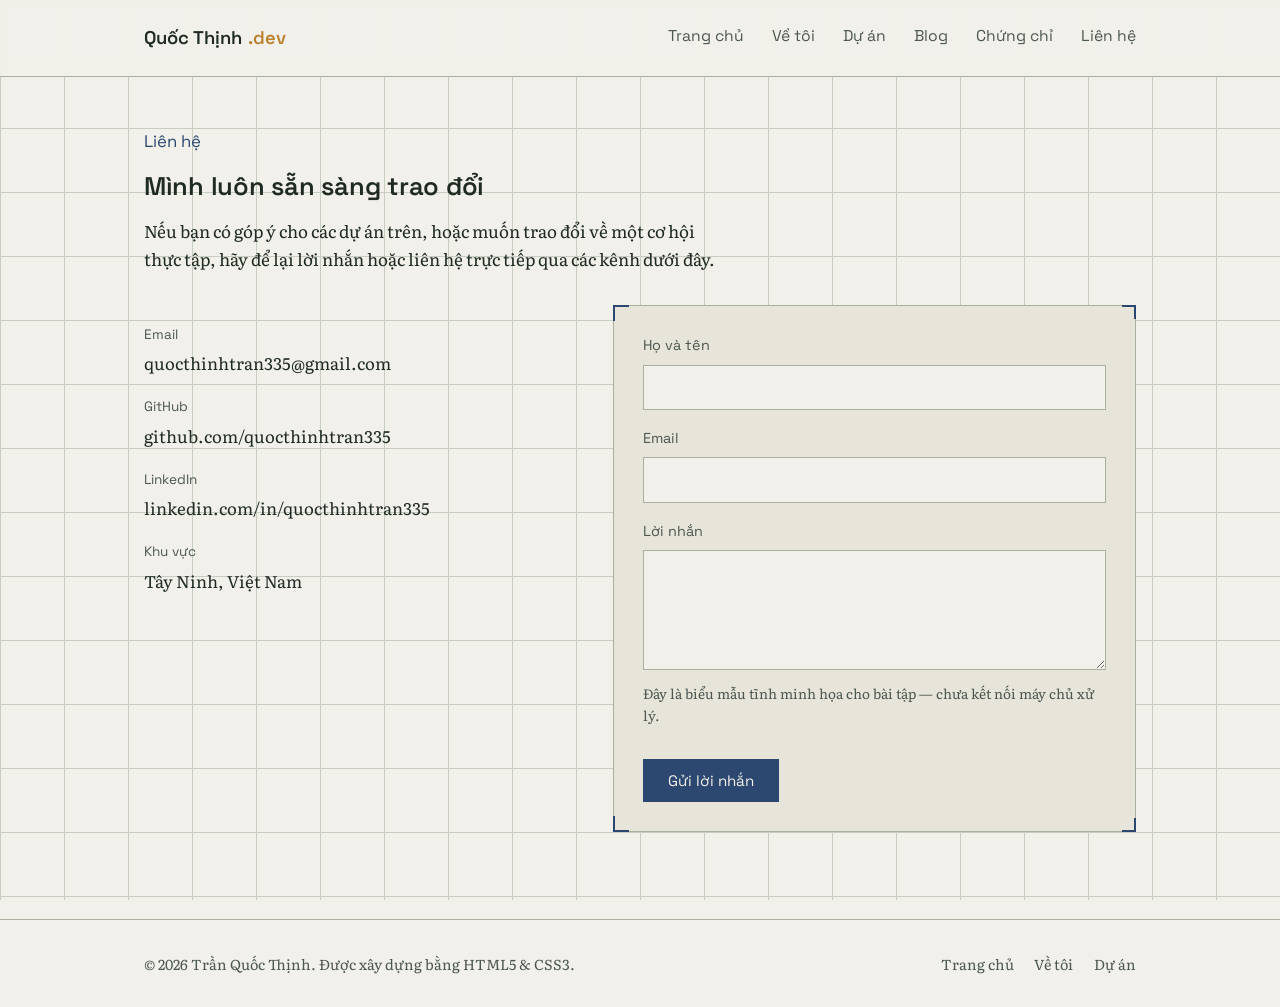
<file: lien-he.html>
<!DOCTYPE html>
<html lang="vi">
<head>
  <meta charset="UTF-8">
  <meta name="viewport" content="width=device-width, initial-scale=1.0">
  <title>Liên hệ — Trần Quốc Thịnh</title>
  <meta name="description" content="Thông tin liên hệ của Trần Quốc Thịnh.">
  <link rel="stylesheet" href="css/style.css">
  <link rel="preconnect" href="https://fonts.googleapis.com">
  <link href="https://fonts.googleapis.com/css2?family=Literata:ital,wght@0,400;0,500;1,400&family=Space+Grotesk:wght@500;600;700&display=swap" rel="stylesheet">
</head>
<body>

  <header class="site-header">
    <div class="wrap">
      <a href="index.html" class="mark">Quốc Thịnh<span>.dev</span></a>
     <nav class="site-nav" aria-label="Điều hướng chính">
  <a href="index.html">Trang chủ</a>
  <a href="gioi-thieu.html">Về tôi</a>
  <a href="du-an.html">Dự án</a>
  <a href="blog.html">Blog</a>
  <a href="chung-chi.html">Chứng chỉ</a>
  <a href="lien-he.html">Liên hệ</a>
</nav>
    </div>
  </header>

  <main>
    <section class="section" style="padding-top:3.2rem;">
      <div class="wrap">
        <div class="section-head">
          <p class="role-line">Liên hệ</p>
          <h1>Mình luôn sẵn sàng trao đổi</h1>
          <p>Nếu bạn có góp ý cho các dự án trên, hoặc muốn trao đổi về một cơ hội thực tập, hãy để lại lời nhắn hoặc liên hệ trực tiếp qua các kênh dưới đây.</p>
        </div>

        <div class="contact-grid">
          <div class="contact-info">
            <dl>
              <dt>Email</dt>
              <dd>quocthinhtran335@gmail.com</dd>

              <dt>GitHub</dt>
              <dd>github.com/quocthinhtran335</dd>

              <dt>LinkedIn</dt>
              <dd>linkedin.com/in/quocthinhtran335</dd>

              <dt>Khu vực</dt>
              <dd>Tây Ninh, Việt Nam</dd>
            </dl>
          </div>

          <form class="card plate" action="#" method="post">
            <span class="tick-tr"></span><span class="tick-bl"></span>
            <div class="field">
              <label for="name">Họ và tên</label>
              <input type="text" id="name" name="name" required>
            </div>
            <div class="field">
              <label for="email">Email</label>
              <input type="email" id="email" name="email" required>
            </div>
            <div class="field">
              <label for="message">Lời nhắn</label>
              <textarea id="message" name="message" required></textarea>
            </div>
            <p class="form-note">Đây là biểu mẫu tĩnh minh họa cho bài tập — chưa kết nối máy chủ xử lý.</p>
            <button type="submit">Gửi lời nhắn</button>
          </form>
        </div>
      </div>
    </section>
  </main>

  <footer class="site-footer">
    <div class="wrap">
      <span>© 2026 Trần Quốc Thịnh. Được xây dựng bằng HTML5 &amp; CSS3.</span>
      <nav aria-label="Liên kết chân trang">
        <a href="index.html">Trang chủ</a>
        <a href="gioi-thieu.html">Về tôi</a>
        <a href="du-an.html">Dự án</a>
      </nav>
    </div>
  </footer>

</body>
</html>
</file>
<file: css/style.css>
/* =========================================================
   Portfolio — Trần Quốc Thịnh
   Design concept: "bản vẽ kỹ thuật" (drafting sheet) —
   graph-paper ground, corner registration marks, one
   annotated dimension line as the single bold gesture.
   ========================================================= */

:root {
  --paper: #f1f0ea;
  --surface: #e7e4da;
  --ink: #1e2a22;
  --ink-soft: #4b5750;
  --blue: #2c4870;
  --blue-soft: #6f88a8;
  --ochre: #b9812e;
  --line: #c7cdbf;
  --line-strong: #a9b19e;

  --font-display: "Space Grotesk", "Segoe UI", sans-serif;
  --font-body: "Literata", Georgia, serif;

  --max: 1040px;
  --gap: 1.5rem;
}

* {
  box-sizing: border-box;
}

html {
  scroll-behavior: smooth;
}

body {
  margin: 0;
  background: var(--paper);
  color: var(--ink);
  font-family: var(--font-body);
  font-size: 17px;
  line-height: 1.65;
  background-image:
    repeating-linear-gradient(to right, var(--line) 0 1px, transparent 1px 64px),
    repeating-linear-gradient(to bottom, var(--line) 0 1px, transparent 1px 64px);
  background-attachment: fixed;
  opacity: 1;
}

img {
  max-width: 100%;
  display: block;
}

a {
  color: var(--blue);
  text-decoration-thickness: 1px;
  text-underline-offset: 3px;
}

a:hover {
  color: var(--ochre);
}

:focus-visible {
  outline: 2px solid var(--ochre);
  outline-offset: 3px;
}

h1, h2, h3 {
  font-family: var(--font-display);
  color: var(--ink);
  line-height: 1.15;
  margin: 0 0 0.6em;
  letter-spacing: -0.01em;
}

h1 { font-weight: 600; }
h2 { font-weight: 600; }

p {
  max-width: 34em;
  margin: 0 0 1.1em;
}

.wrap {
  max-width: var(--max);
  margin: 0 auto;
  padding: 0 1.5rem;
}

/* ---------- registration marks (the one recurring motif) ---------- */
.plate {
  position: relative;
  background: var(--surface);
  border: 1px solid var(--line-strong);
}

.plate::before,
.plate::after,
.plate .tick-tr,
.plate .tick-bl {
  content: "";
  position: absolute;
  width: 14px;
  height: 14px;
  pointer-events: none;
}

.plate::before { top: -1px; left: -1px; border-top: 2px solid var(--blue); border-left: 2px solid var(--blue); }
.plate .tick-tr { top: -1px; right: -1px; border-top: 2px solid var(--blue); border-right: 2px solid var(--blue); }
.plate::after { bottom: -1px; left: -1px; border-bottom: 2px solid var(--blue); border-left: 2px solid var(--blue); }
.plate .tick-bl { bottom: -1px; right: -1px; border-bottom: 2px solid var(--blue); border-right: 2px solid var(--blue); }

/* ---------- header / nav ---------- */
.site-header {
  background: rgba(241, 240, 234, 0.92);
  backdrop-filter: blur(3px);
  border-bottom: 1px solid var(--line-strong);
  position: sticky;
  top: 0;
  z-index: 10;
}

.site-header .wrap {
  display: flex;
  align-items: center;
  justify-content: space-between;
  min-height: 76px;
  gap: 1rem;
}

.mark {
  font-family: var(--font-display);
  font-weight: 600;
  font-size: 1.15rem;
  color: var(--ink);
  text-decoration: none;
  display: flex;
  align-items: baseline;
  gap: 0.4rem;
}

.mark span {
  color: var(--ochre);
}

.site-nav {
  display: flex;
  gap: 1.75rem;
  font-family: var(--font-display);
  font-size: 0.98rem;
}

.site-nav a {
  color: var(--ink-soft);
  text-decoration: none;
  padding: 0.3rem 0;
  border-bottom: 2px solid transparent;
}

.site-nav a:hover {
  color: var(--blue);
}

.site-nav a[aria-current="page"] {
  color: var(--blue);
  border-bottom-color: var(--ochre);
}

/* ---------- hero ---------- */
.hero {
  padding: 4.5rem 0 3.5rem;
}

.hero .wrap {
  display: grid;
  grid-template-columns: 1.1fr 0.9fr;
  gap: 3rem;
  align-items: center;
}

.hero h1 {
  font-size: clamp(2.1rem, 4vw, 3rem);
}

.role-line {
  font-family: var(--font-display);
  color: var(--blue);
  font-size: 1.05rem;
  margin-bottom: 1rem;
}

.hero-actions {
  display: flex;
  gap: 1rem;
  margin-top: 1.6rem;
  flex-wrap: wrap;
}

.btn {
  font-family: var(--font-display);
  font-size: 0.95rem;
  display: inline-block;
  padding: 0.65rem 1.3rem;
  border: 1px solid var(--ink);
  color: var(--ink);
  text-decoration: none;
  background: transparent;
  transition: background 0.15s ease, color 0.15s ease;
}

.btn:hover {
  background: var(--ink);
  color: var(--paper);
}

.btn.primary {
  background: var(--blue);
  border-color: var(--blue);
  color: var(--paper);
}

.btn.primary:hover {
  background: var(--ink);
  border-color: var(--ink);
}

.hero-figure {
  padding: 1.4rem;
}

.hero-figure img {
  width: 100%;
  height: auto;
}

/* ---------- dimension line (the single annotated gesture) ---------- */
.dimline {
  display: flex;
  align-items: center;
  gap: 0.8rem;
  margin: 2.2rem 0 2.6rem;
  color: var(--ink-soft);
  font-family: var(--font-display);
  font-size: 0.9rem;
}

.dimline::before,
.dimline::after {
  content: "";
  flex: 1;
  height: 1px;
  background: var(--line-strong);
}

/* ---------- fact / stat row ---------- */
.facts {
  display: grid;
  grid-template-columns: repeat(3, 1fr);
  border-top: 1px solid var(--line-strong);
  border-bottom: 1px solid var(--line-strong);
}

.facts div {
  padding: 1.3rem 1.2rem;
  border-left: 1px solid var(--line-strong);
}

.facts div:first-child {
  border-left: none;
}

.facts strong {
  display: block;
  font-family: var(--font-display);
  font-size: 1.6rem;
  color: var(--blue);
  font-weight: 600;
}

.facts span {
  font-size: 0.92rem;
  color: var(--ink-soft);
}

/* ---------- sections ---------- */
.section {
  padding: 3.4rem 0;
}

.section-head {
  margin-bottom: 2rem;
}

.section-head h2 {
  font-size: 1.7rem;
}

/* ---------- about page ---------- */
.about-grid {
  display: grid;
  grid-template-columns: 1fr 1fr;
  gap: 2.6rem;
}

.timeline {
  list-style: none;
  margin: 0;
  padding: 0;
  border-left: 2px solid var(--line-strong);
}

.timeline li {
  position: relative;
  padding: 0 0 1.6rem 1.4rem;
}

.timeline li::before {
  content: "";
  position: absolute;
  left: -6px;
  top: 4px;
  width: 10px;
  height: 10px;
  background: var(--paper);
  border: 2px solid var(--blue);
  border-radius: 50%;
}

.timeline time {
  display: block;
  font-family: var(--font-display);
  font-size: 0.85rem;
  color: var(--blue-soft);
  margin-bottom: 0.2rem;
}

.skill-list {
  list-style: none;
  margin: 0;
  padding: 0;
}

.skill-list li {
  margin-bottom: 1.1rem;
}

.skill-list .skill-label {
  display: flex;
  justify-content: space-between;
  font-family: var(--font-display);
  font-size: 0.92rem;
  margin-bottom: 0.35rem;
}

.skill-label span:last-child {
  color: var(--ink-soft);
}

.skill-bar {
  height: 6px;
  background: var(--surface);
  border: 1px solid var(--line-strong);
}

.skill-bar span {
  display: block;
  height: 100%;
  background: var(--blue);
}

/* ---------- project cards ---------- */
.project-list {
  display: grid;
  gap: 2rem;
}

.project-card {
  display: grid;
  grid-template-columns: 320px 1fr;
  gap: 2rem;
  padding: 1.6rem;
  align-items: center;
}

.project-card img {
  border: 1px solid var(--line-strong);
  background: var(--paper);
}

.project-card .index {
  font-family: var(--font-display);
  color: var(--blue-soft);
  font-size: 0.85rem;
  margin-bottom: 0.3rem;
}

.tag-row {
  display: flex;
  gap: 0.5rem;
  flex-wrap: wrap;
  margin: 0.8rem 0 1rem;
}

.tag-row span {
  font-family: var(--font-display);
  font-size: 0.8rem;
  color: var(--ink-soft);
  border: 1px solid var(--line-strong);
  padding: 0.2rem 0.6rem;
}

.project-card a.details {
  font-family: var(--font-display);
  font-size: 0.92rem;
}

.project-navigation {
  padding-top: 0.5rem;
  padding-bottom: 1.5rem;
}

.project-nav {
  display: grid;
  grid-template-columns: repeat(3, minmax(0, 1fr));
  border-top: 1px solid var(--line-strong);
  border-bottom: 1px solid var(--line-strong);
}

.project-nav a {
  padding: 0.9rem 1rem;
  border-right: 1px solid var(--line-strong);
  color: var(--ink);
  font-family: var(--font-display);
  text-decoration: none;
}

.project-nav a:last-child {
  border-right: none;
}

.project-nav a:hover,
.project-nav a[aria-current="page"] {
  background: var(--surface);
  color: var(--blue);
}

.project-nav span {
  display: block;
  color: var(--blue-soft);
  font-size: 0.78rem;
}

/* ---------- contact page ---------- */
.contact-grid {
  display: grid;
  grid-template-columns: 0.9fr 1.1fr;
  gap: 2.6rem;
}

.contact-info dl {
  margin: 0;
}

.contact-info dt {
  font-family: var(--font-display);
  color: var(--ink-soft);
  font-size: 0.85rem;
  margin-top: 1.2rem;
}

.contact-info dd {
  margin: 0.2rem 0 0;
  font-size: 1.05rem;
}

form.card {
  padding: 1.8rem;
  display: grid;
  gap: 1.1rem;
}

.field {
  display: grid;
  gap: 0.4rem;
}

.field label {
  font-family: var(--font-display);
  font-size: 0.9rem;
  color: var(--ink-soft);
}

.field input,
.field textarea {
  font-family: var(--font-body);
  font-size: 1rem;
  padding: 0.6rem 0.7rem;
  border: 1px solid var(--line-strong);
  background: var(--paper);
  color: var(--ink);
}

.field textarea {
  resize: vertical;
  min-height: 120px;
}

form.card button {
  justify-self: start;
  font-family: var(--font-display);
  font-size: 0.95rem;
  padding: 0.7rem 1.5rem;
  background: var(--blue);
  color: var(--paper);
  border: 1px solid var(--blue);
  cursor: pointer;
}

form.card button:hover {
  background: var(--ink);
  border-color: var(--ink);
}

.form-note {
  font-size: 0.85rem;
  color: var(--ink-soft);
  margin-top: -0.4rem;
}

/* ---------- footer ---------- */
.site-footer {
  border-top: 1px solid var(--line-strong);
  padding: 2rem 0;
  margin-top: 2rem;
}

.site-footer .wrap {
  display: flex;
  justify-content: space-between;
  align-items: center;
  flex-wrap: wrap;
  gap: 1rem;
  font-size: 0.9rem;
  color: var(--ink-soft);
}

.site-footer a {
  color: var(--ink-soft);
  margin-left: 1.1rem;
  text-decoration: none;
}

.site-footer a:hover {
  color: var(--blue);
}

.credit {
  font-size: 0.8rem;
}

/* ---------- responsive ---------- */
@media (max-width: 820px) {
  .hero .wrap {
    grid-template-columns: 1fr;
  }

  .hero-figure {
    order: -1;
    max-width: 320px;
  }

  .about-grid,
  .contact-grid {
    grid-template-columns: 1fr;
  }

  .project-card {
    grid-template-columns: 1fr;
  }

  .facts {
    grid-template-columns: 1fr;
  }

  .facts div {
    border-left: none;
    border-top: 1px solid var(--line-strong);
  }

  .facts div:first-child {
    border-top: none;
  }
}

@media (max-width: 600px) {
  .site-header .wrap {
    flex-direction: column;
    padding: 0.9rem 1.5rem;
    min-height: auto;
    gap: 0.6rem;
  }

  .site-nav {
    gap: 1.1rem;
    flex-wrap: wrap;
    justify-content: center;
  }

  .project-nav {
    grid-template-columns: 1fr;
  }

  .project-nav a {
    border-right: none;
    border-bottom: 1px solid var(--line-strong);
  }

  .project-nav a:last-child {
    border-bottom: none;
  }

  .site-footer .wrap {
    flex-direction: column;
    text-align: center;
  }

  .site-footer a {
    margin: 0 0.5rem;
  }
}

@media (prefers-reduced-motion: reduce) {
  html {
    scroll-behavior: auto;
  }

  * {
    transition: none !important;
  }
}
</file>
